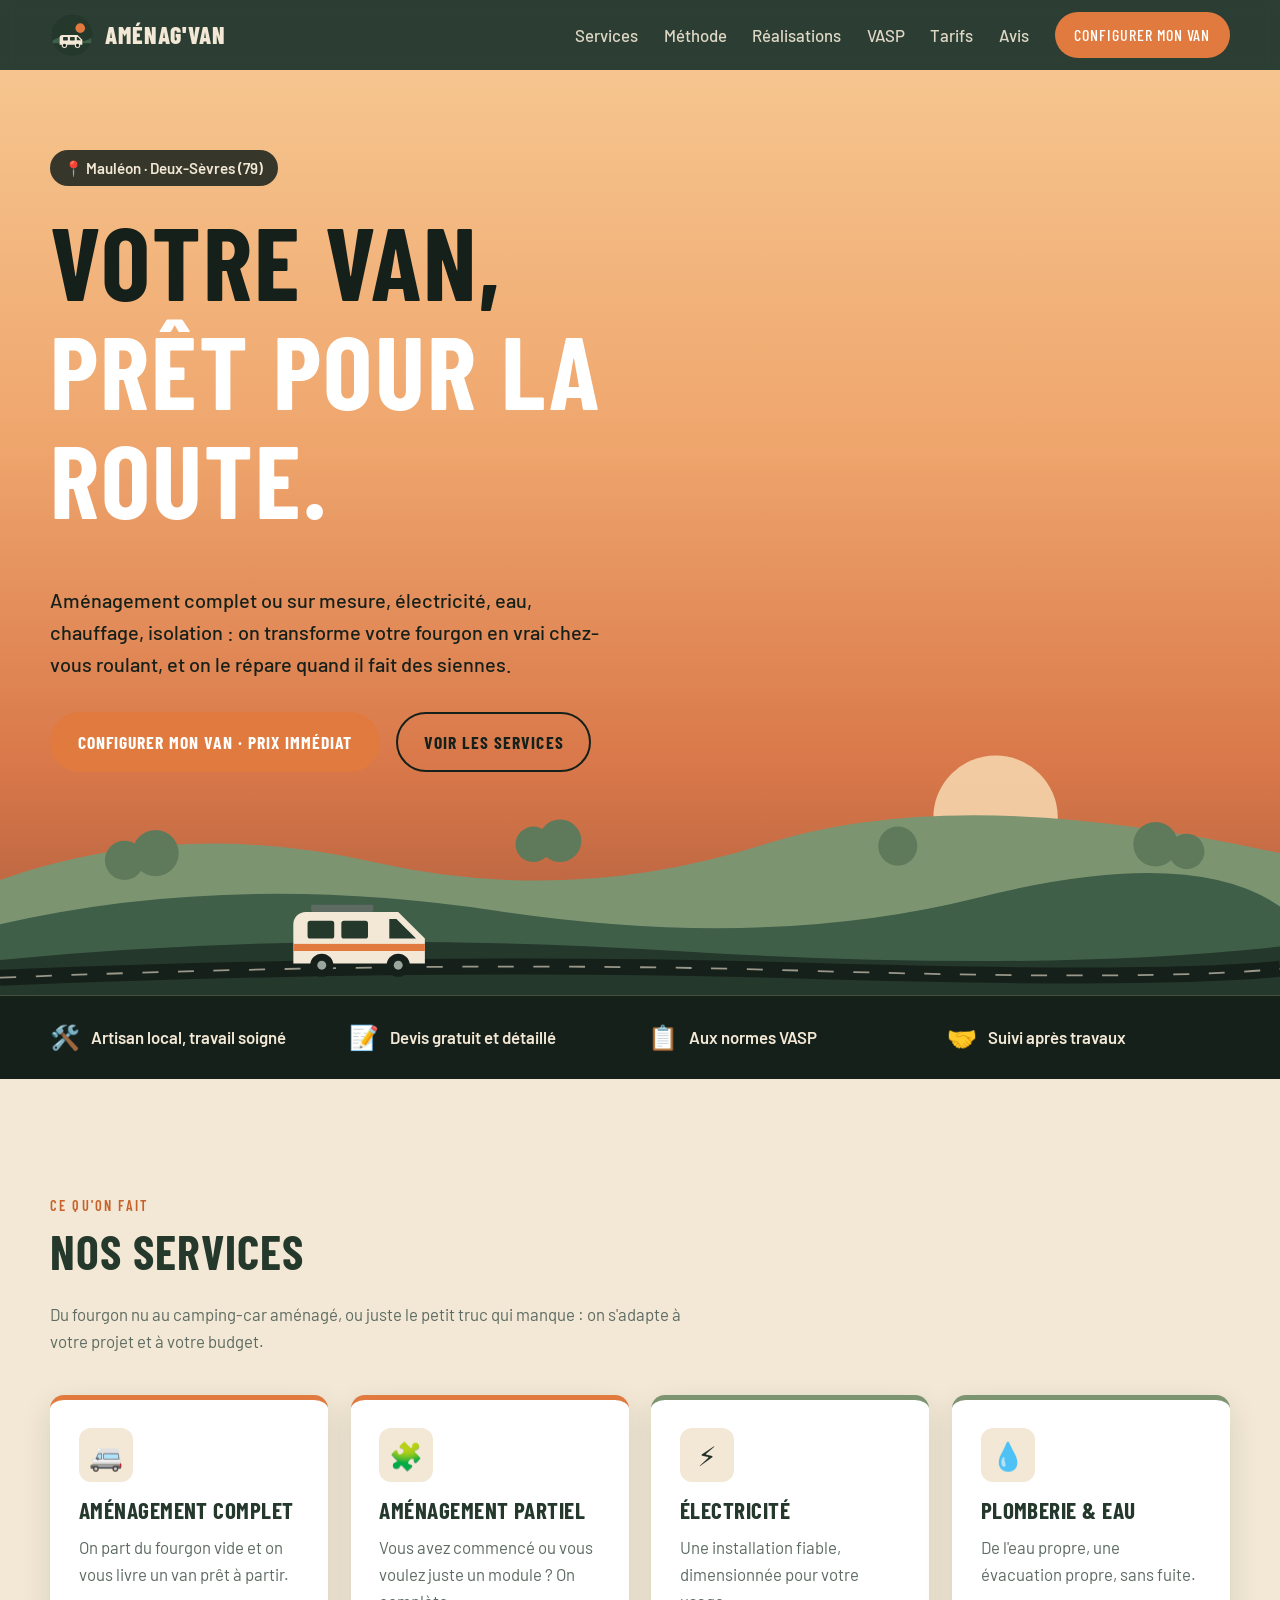
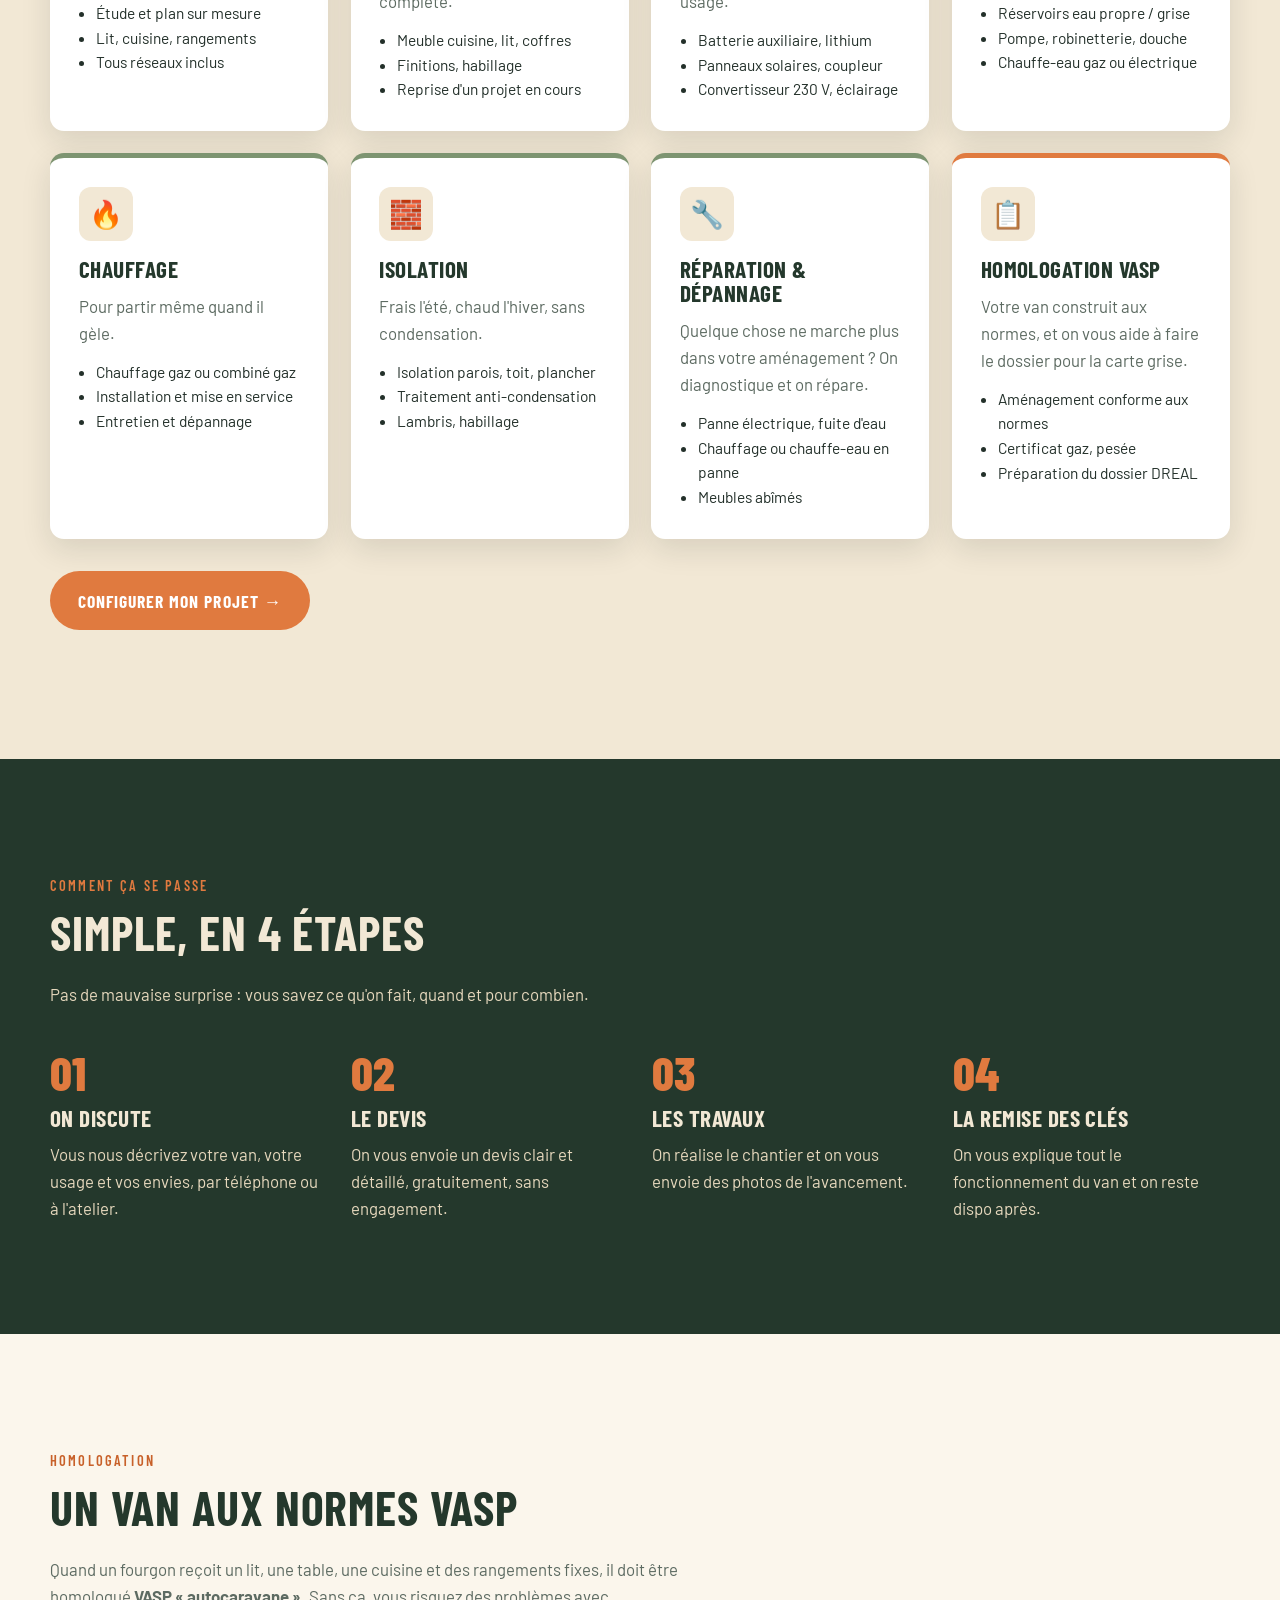
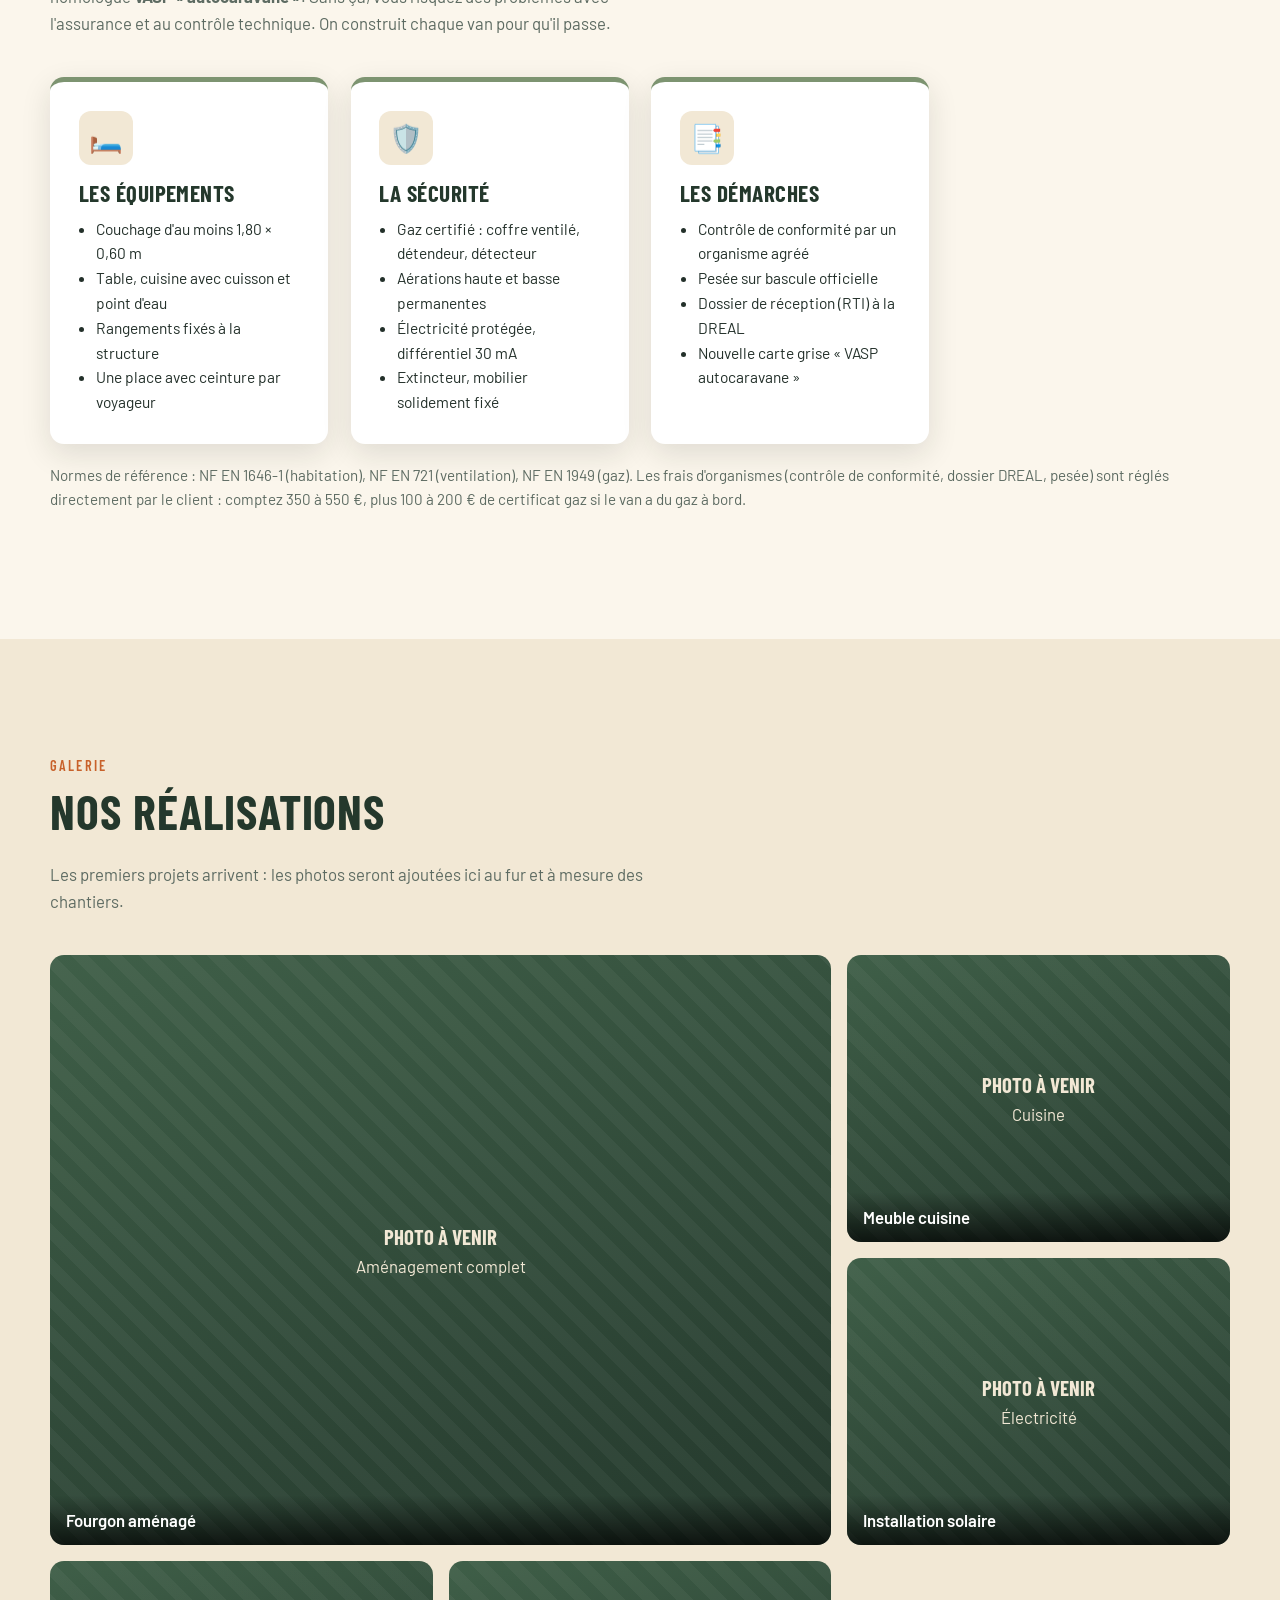
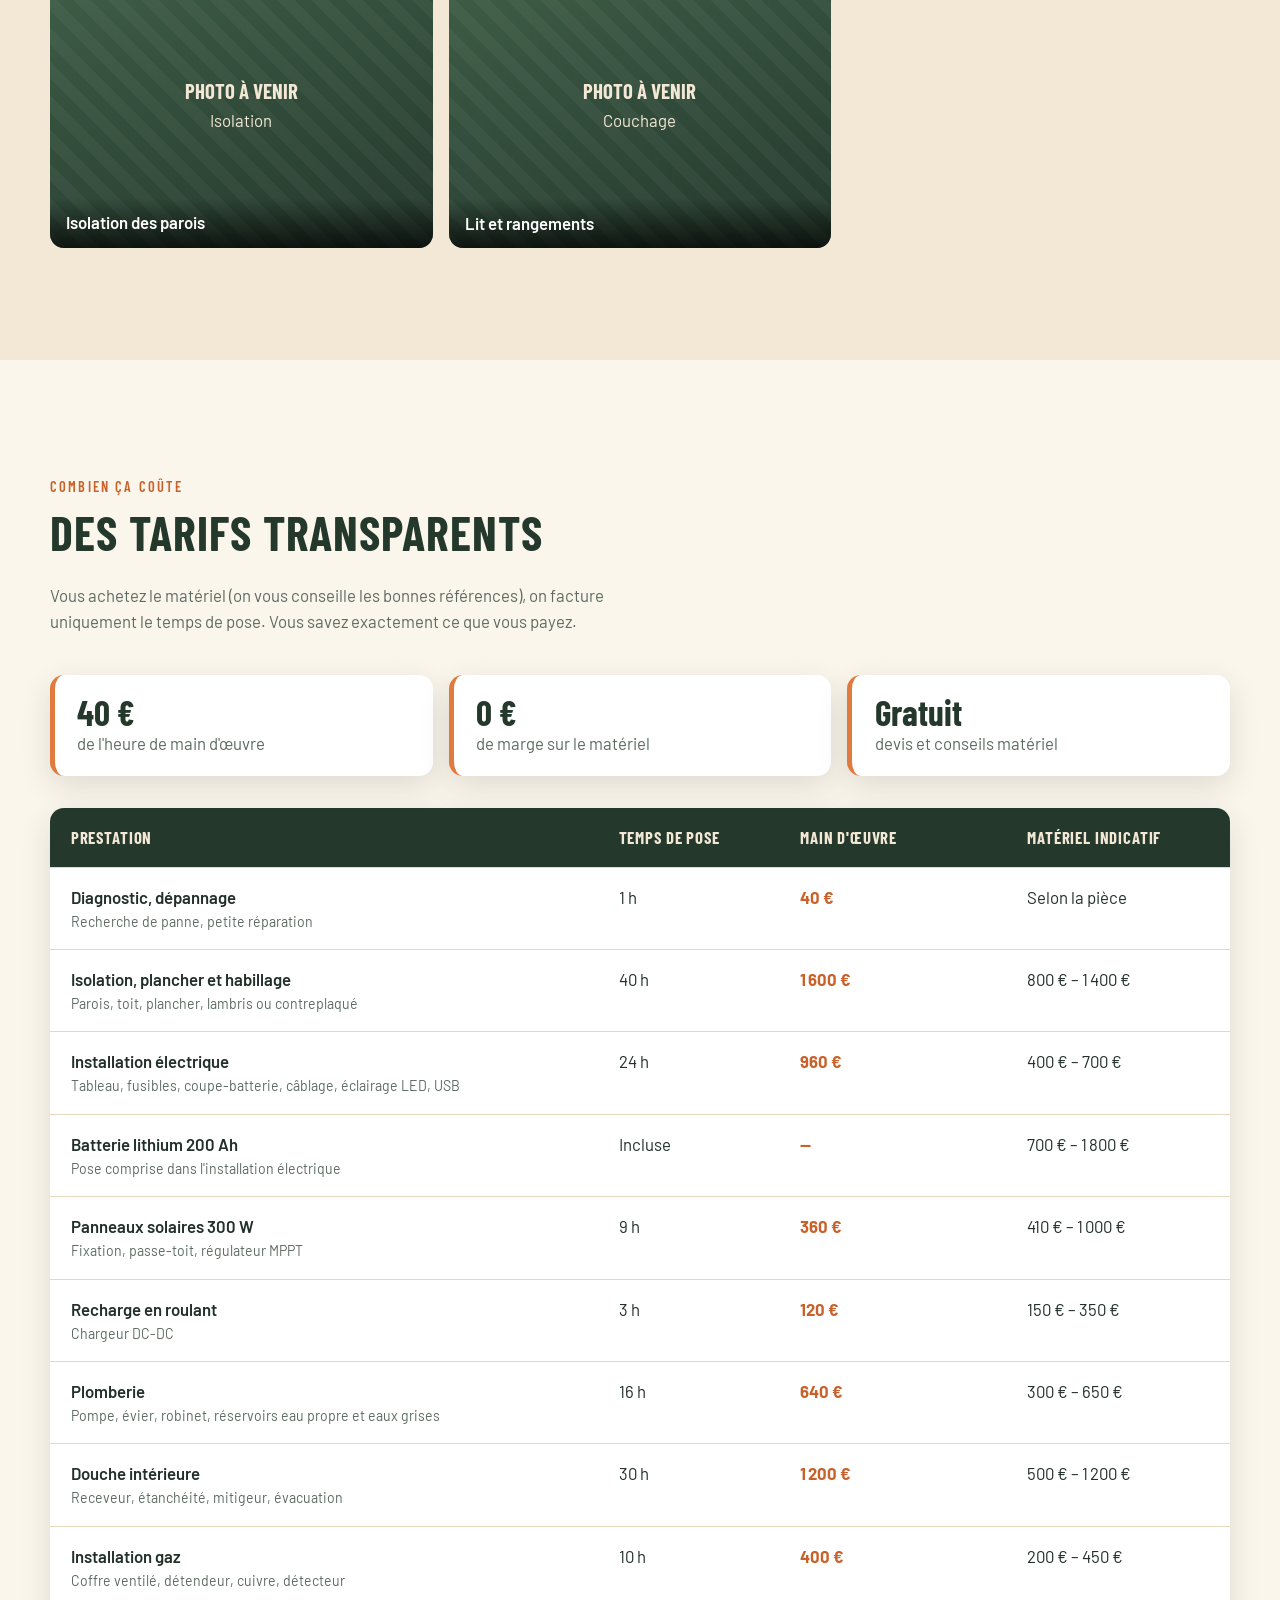
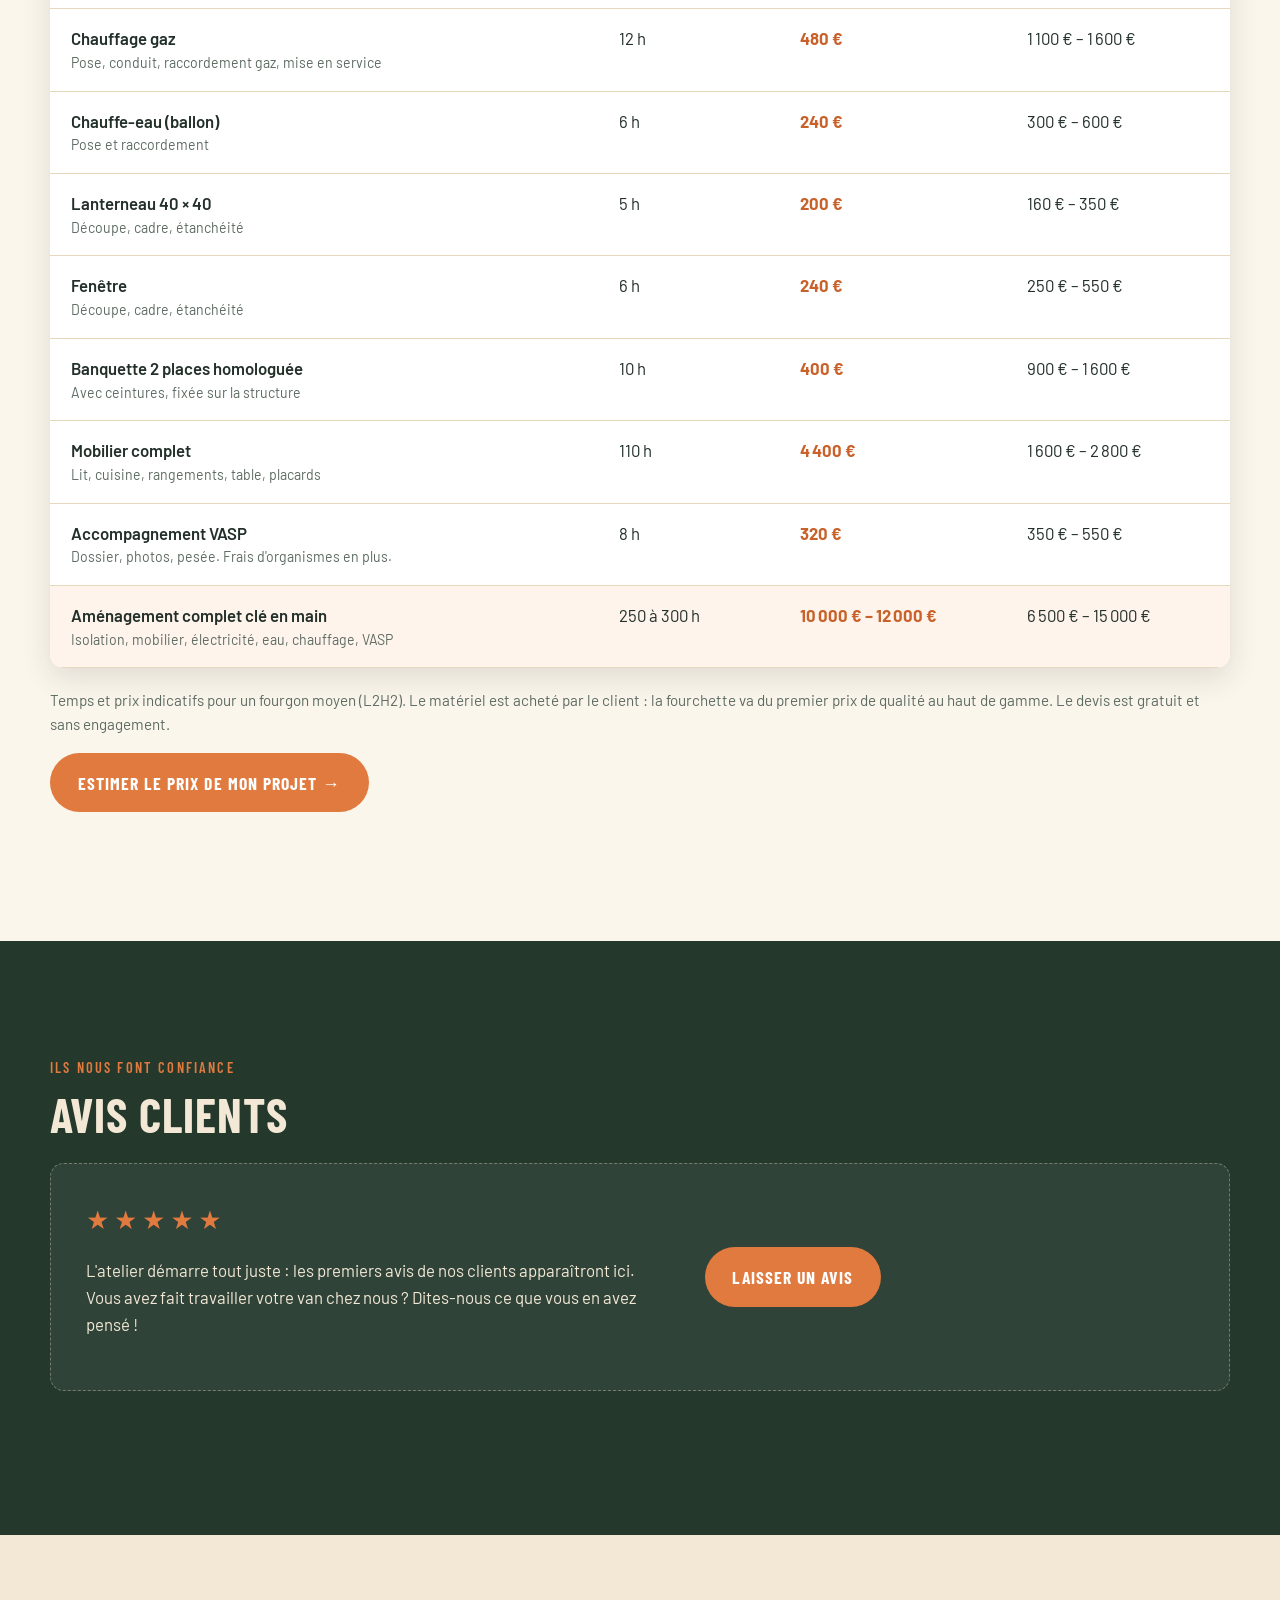
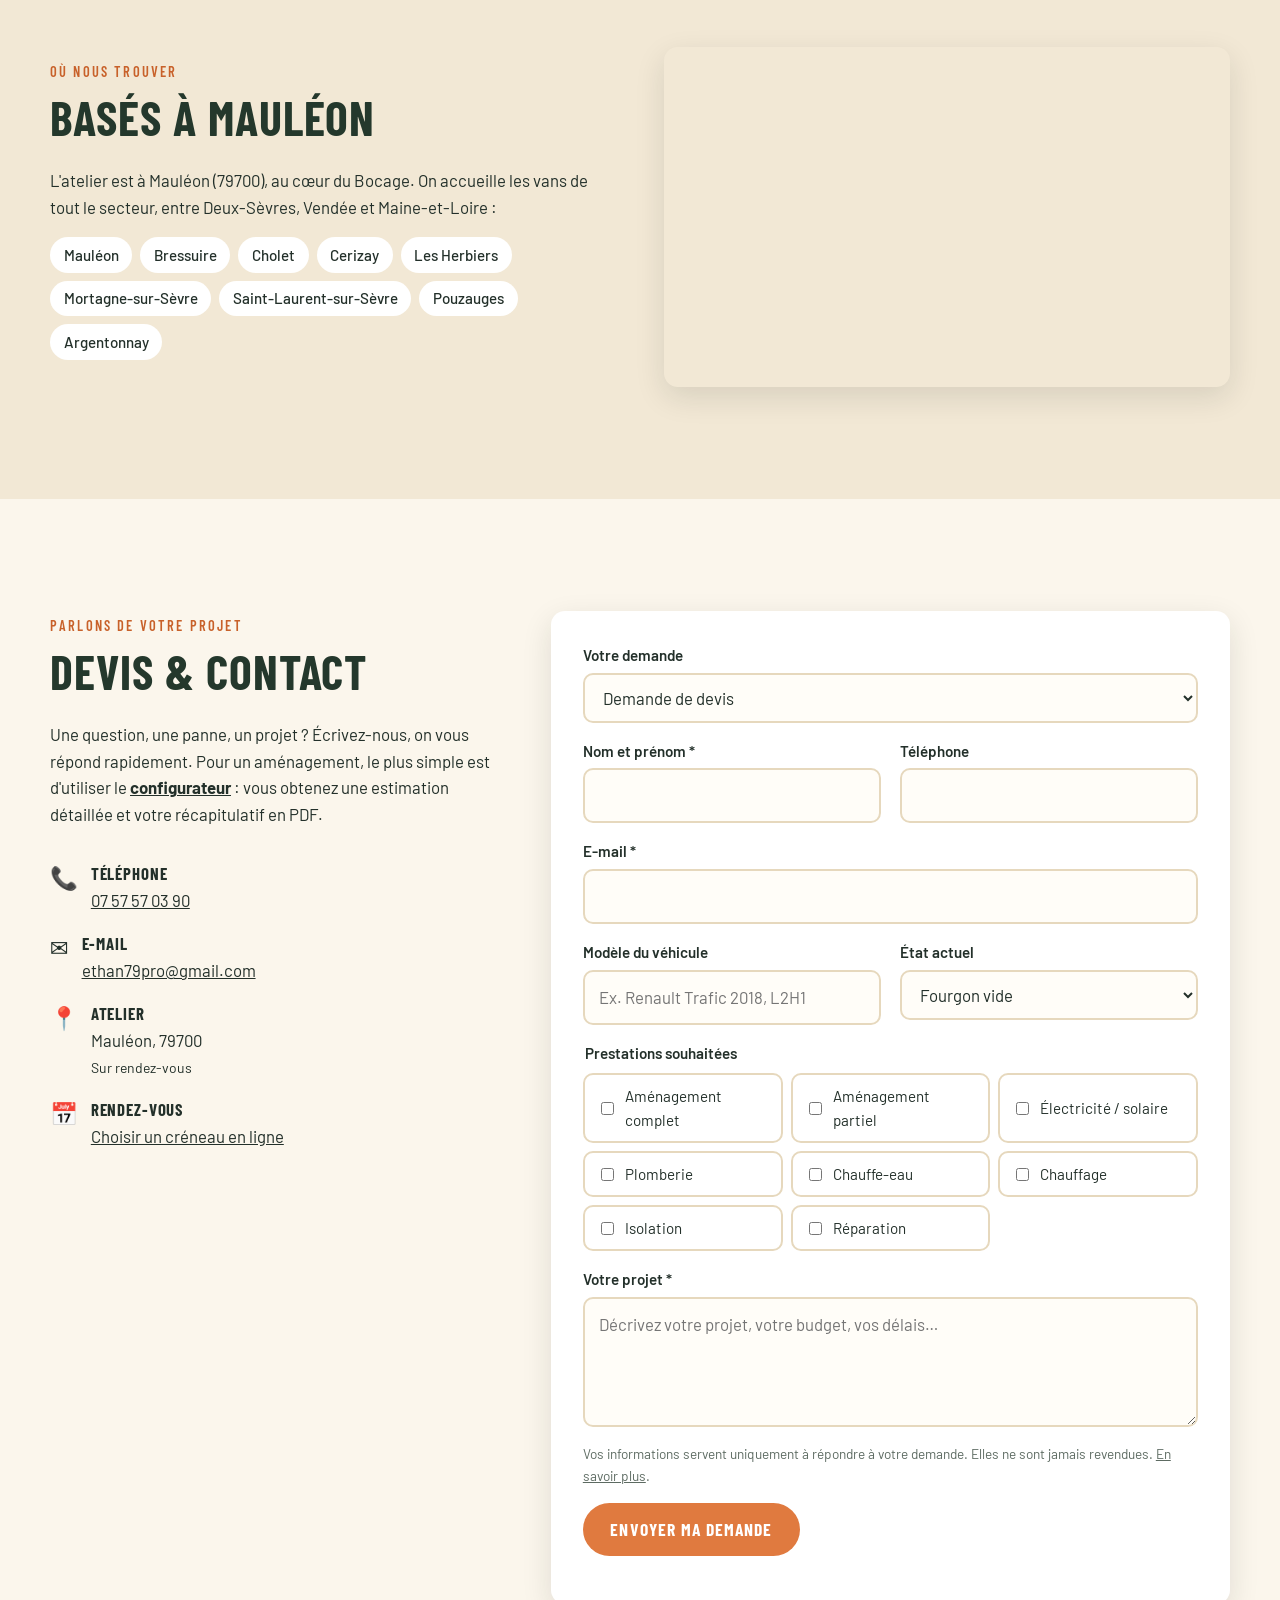
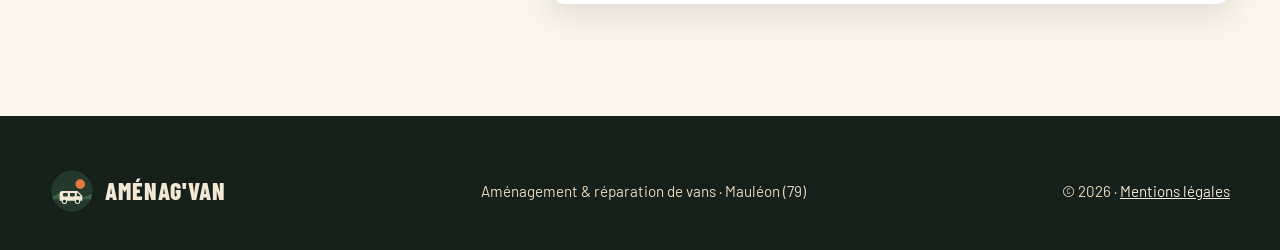
<file: index.html>
<!DOCTYPE html>
<html lang="fr">
<head>
  <meta charset="UTF-8">
  <meta name="viewport" content="width=device-width, initial-scale=1">
  <title>Aménag'Van — Aménagement & réparation de vans à Mauléon (79)</title>
  <meta name="description" content="Aménagement complet ou partiel de vans et fourgons à Mauléon (Deux-Sèvres) : électricité, solaire, plomberie, isolation, chauffage, chauffe-eau. Devis gratuit.">
  <link rel="canonical" href="https://amenagvan.github.io/">
  <link rel="icon" href="assets/logo.svg" type="image/svg+xml">
  <!-- Aperçu lors d'un partage (WhatsApp, Facebook…) -->
  <meta property="og:type" content="website">
  <meta property="og:locale" content="fr_FR">
  <meta property="og:site_name" content="Aménag'Van">
  <meta property="og:title" content="Aménag'Van — Aménagement & réparation de vans à Mauléon (79)">
  <meta property="og:description" content="Aménagement complet ou partiel de vans : électricité, solaire, eau, chauffage gaz, isolation, homologation VASP. Estimation gratuite en ligne.">
  <meta property="og:url" content="https://amenagvan.github.io/">
  <!-- Infos entreprise locale pour Google -->
  <script type="application/ld+json">
  {
    "@context": "https://schema.org",
    "@type": "AutoRepair",
    "name": "Aménag'Van",
    "url": "https://amenagvan.github.io/",
    "telephone": "+33757570390",
    "email": "ethan79pro@gmail.com",
    "logo": "https://amenagvan.github.io/assets/logo.svg",
    "description": "Aménagement complet ou partiel et réparation de vans et fourgons : électricité, solaire, plomberie, isolation, chauffage gaz, homologation VASP.",
    "address": { "@type": "PostalAddress", "addressLocality": "Mauléon", "postalCode": "79700", "addressRegion": "Deux-Sèvres", "addressCountry": "FR" },
    "areaServed": ["Mauléon", "Bressuire", "Cholet", "Cerizay", "Les Herbiers", "Mortagne-sur-Sèvre", "Pouzauges"],
    "priceRange": "€€"
  }
  </script>
  <link rel="preconnect" href="https://fonts.googleapis.com">
  <link rel="preconnect" href="https://fonts.gstatic.com" crossorigin>
  <link href="https://fonts.googleapis.com/css2?family=Barlow:wght@400;500;600;700&family=Barlow+Condensed:wght@600;700;800&display=swap" rel="stylesheet">
  <link rel="stylesheet" href="css/style.css?v=10">
</head>
<body>

<!-- ================= EN-TÊTE ================= -->
<header class="entete">
  <div class="container">
    <a href="#accueil" class="marque">
      <img src="assets/logo.svg" alt="">
      <span>Aménag'Van</span>
    </a>
    <button class="burger" aria-label="Ouvrir le menu" aria-expanded="false">☰</button>
    <nav class="nav" aria-label="Navigation principale">
      <ul>
        <li><a href="#services">Services</a></li>
        <li><a href="#methode">Méthode</a></li>
        <li><a href="#realisations">Réalisations</a></li>
        <li><a href="#vasp">VASP</a></li>
        <li><a href="#tarifs">Tarifs</a></li>
        <li><a href="#avis">Avis</a></li>
        <li><a href="configurateur.html" class="btn btn--soleil">Configurer mon van</a></li>
      </ul>
    </nav>
  </div>
</header>

<main>

<!-- ================= HÉRO ================= -->
<section class="hero" id="accueil">
  <div class="container">
    <span class="badge-lieu">📍 Mauléon · Deux-Sèvres (79)</span>
    <h1>Votre van, <em>prêt pour la route.</em></h1>
    <p>Aménagement complet ou sur mesure, électricité, eau, chauffage, isolation : on transforme votre fourgon en vrai chez-vous roulant, et on le répare quand il fait des siennes.</p>
    <div class="btns">
      <a href="configurateur.html" class="btn btn--soleil">Configurer mon van · prix immédiat</a>
      <a href="#services" class="btn btn--contour">Voir les services</a>
    </div>
  </div>

  <!-- Paysage illustré : bocage + van -->
  <svg class="hero__paysage" viewBox="0 0 1440 320" preserveAspectRatio="xMidYMax slice" aria-hidden="true">
    <circle cx="1120" cy="120" r="70" fill="#fbe0b8" opacity=".8"/>
    <path d="M0 190 Q200 120 420 170 T860 150 T1440 160 V320 H0 Z" fill="#7d9471"/>
    <g fill="#5e7a5b">
      <circle cx="140" cy="168" r="22"/><circle cx="175" cy="160" r="26"/><circle cx="600" cy="150" r="20"/>
      <circle cx="630" cy="146" r="24"/><circle cx="1010" cy="152" r="22"/><circle cx="1300" cy="150" r="25"/><circle cx="1335" cy="158" r="20"/>
    </g>
    <path d="M0 240 Q260 180 560 225 T1100 210 T1440 220 V320 H0 Z" fill="#3f5f48"/>
    <path d="M0 280 Q360 245 760 270 T1440 265 V320 H0 Z" fill="#24382c"/>
    <!-- route -->
    <path d="M0 300 Q500 280 900 292 T1440 290" stroke="#16201a" stroke-width="18" fill="none"/>
    <path d="M0 300 Q500 280 900 292 T1440 290" stroke="#f2e8d5" stroke-width="2" stroke-dasharray="18 22" fill="none" opacity=".6"/>
    <!-- van -->
    <g transform="translate(330 222)">
      <path d="M0 62 V18 a14 14 0 0 1 14-14 h104 l30 30 v28 Z" fill="#f2e8d5"/>
      <rect x="0" y="40" width="148" height="8" fill="#e07a3f"/>
      <rect x="16" y="14" width="30" height="20" rx="3" fill="#24382c"/>
      <rect x="54" y="14" width="30" height="20" rx="3" fill="#24382c"/>
      <path d="M108 12 h8 l22 22 h-30 Z" fill="#24382c"/>
      <rect x="20" y="-4" width="70" height="8" rx="2" fill="#5d6b62"/>
      <circle cx="32" cy="64" r="13" fill="#16201a"/><circle cx="32" cy="64" r="5" fill="#9aa59e"/>
      <circle cx="118" cy="64" r="13" fill="#16201a"/><circle cx="118" cy="64" r="5" fill="#9aa59e"/>
    </g>
  </svg>
</section>

<!-- ================= ATOUTS ================= -->
<section class="atouts" aria-label="Nos engagements">
  <div class="container">
    <ul>
      <li><span>🛠️</span> Artisan local, travail soigné</li>
      <li><span>📝</span> Devis gratuit et détaillé</li>
      <li><span>📋</span> Aux normes VASP</li>
      <li><span>🤝</span> Suivi après travaux</li>
    </ul>
  </div>
</section>

<!-- ================= SERVICES ================= -->
<section class="section" id="services">
  <div class="container">
    <span class="surtitre">Ce qu'on fait</span>
    <h2>Nos services</h2>
    <p class="intro">Du fourgon nu au camping-car aménagé, ou juste le petit truc qui manque : on s'adapte à votre projet et à votre budget.</p>

    <div class="grille-services">
      <article class="carte carte--vedette">
        <div class="ico">🚐</div>
        <h3>Aménagement complet</h3>
        <p>On part du fourgon vide et on vous livre un van prêt à partir.</p>
        <ul><li>Étude et plan sur mesure</li><li>Lit, cuisine, rangements</li><li>Tous réseaux inclus</li></ul>
      </article>
      <article class="carte carte--vedette">
        <div class="ico">🧩</div>
        <h3>Aménagement partiel</h3>
        <p>Vous avez commencé ou vous voulez juste un module ? On complète.</p>
        <ul><li>Meuble cuisine, lit, coffres</li><li>Finitions, habillage</li><li>Reprise d'un projet en cours</li></ul>
      </article>
      <article class="carte">
        <div class="ico">⚡</div>
        <h3>Électricité</h3>
        <p>Une installation fiable, dimensionnée pour votre usage.</p>
        <ul><li>Batterie auxiliaire, lithium</li><li>Panneaux solaires, coupleur</li><li>Convertisseur 230 V, éclairage</li></ul>
      </article>
      <article class="carte">
        <div class="ico">💧</div>
        <h3>Plomberie & eau</h3>
        <p>De l'eau propre, une évacuation propre, sans fuite.</p>
        <ul><li>Réservoirs eau propre / grise</li><li>Pompe, robinetterie, douche</li><li>Chauffe-eau gaz ou électrique</li></ul>
      </article>
      <article class="carte">
        <div class="ico">🔥</div>
        <h3>Chauffage</h3>
        <p>Pour partir même quand il gèle.</p>
        <ul><li>Chauffage gaz ou combiné gaz</li><li>Installation et mise en service</li><li>Entretien et dépannage</li></ul>
      </article>
      <article class="carte">
        <div class="ico">🧱</div>
        <h3>Isolation</h3>
        <p>Frais l'été, chaud l'hiver, sans condensation.</p>
        <ul><li>Isolation parois, toit, plancher</li><li>Traitement anti-condensation</li><li>Lambris, habillage</li></ul>
      </article>
      <article class="carte">
        <div class="ico">🔧</div>
        <h3>Réparation & dépannage</h3>
        <p>Quelque chose ne marche plus dans votre aménagement ? On diagnostique et on répare.</p>
        <ul><li>Panne électrique, fuite d'eau</li><li>Chauffage ou chauffe-eau en panne</li><li>Meubles abîmés</li></ul>
      </article>
      <article class="carte carte--vedette">
        <div class="ico">📋</div>
        <h3>Homologation VASP</h3>
        <p>Votre van construit aux normes, et on vous aide à faire le dossier pour la carte grise.</p>
        <ul><li>Aménagement conforme aux normes</li><li>Certificat gaz, pesée</li><li>Préparation du dossier DREAL</li></ul>
      </article>
    </div>
    <p style="margin-top:2rem"><a href="configurateur.html" class="btn btn--soleil">Configurer mon projet →</a></p>
  </div>
</section>

<!-- ================= MÉTHODE ================= -->
<section class="section section--sombre" id="methode">
  <div class="container">
    <span class="surtitre">Comment ça se passe</span>
    <h2>Simple, en 4 étapes</h2>
    <p class="intro">Pas de mauvaise surprise : vous savez ce qu'on fait, quand et pour combien.</p>
    <div class="etapes">
      <div class="etape"><h3>On discute</h3><p>Vous nous décrivez votre van, votre usage et vos envies, par téléphone ou à l'atelier.</p></div>
      <div class="etape"><h3>Le devis</h3><p>On vous envoie un devis clair et détaillé, gratuitement, sans engagement.</p></div>
      <div class="etape"><h3>Les travaux</h3><p>On réalise le chantier et on vous envoie des photos de l'avancement.</p></div>
      <div class="etape"><h3>La remise des clés</h3><p>On vous explique tout le fonctionnement du van et on reste dispo après.</p></div>
    </div>
  </div>
</section>

<!-- ================= VASP ================= -->
<section class="section section--claire" id="vasp">
  <div class="container">
    <span class="surtitre">Homologation</span>
    <h2>Un van aux normes VASP</h2>
    <p class="intro">Quand un fourgon reçoit un lit, une table, une cuisine et des rangements fixes, il doit être homologué <strong>VASP « autocaravane »</strong>. Sans ça, vous risquez des problèmes avec l'assurance et au contrôle technique. On construit chaque van pour qu'il passe.</p>

    <div class="grille-services">
      <article class="carte">
        <div class="ico">🛏️</div>
        <h3>Les équipements</h3>
        <ul><li>Couchage d'au moins 1,80 × 0,60 m</li><li>Table, cuisine avec cuisson et point d'eau</li><li>Rangements fixés à la structure</li><li>Une place avec ceinture par voyageur</li></ul>
      </article>
      <article class="carte">
        <div class="ico">🛡️</div>
        <h3>La sécurité</h3>
        <ul><li>Gaz certifié : coffre ventilé, détendeur, détecteur</li><li>Aérations haute et basse permanentes</li><li>Électricité protégée, différentiel 30 mA</li><li>Extincteur, mobilier solidement fixé</li></ul>
      </article>
      <article class="carte">
        <div class="ico">📑</div>
        <h3>Les démarches</h3>
        <ul><li>Contrôle de conformité par un organisme agréé</li><li>Pesée sur bascule officielle</li><li>Dossier de réception (RTI) à la DREAL</li><li>Nouvelle carte grise « VASP autocaravane »</li></ul>
      </article>
    </div>
    <p class="note">Normes de référence : NF EN 1646-1 (habitation), NF EN 721 (ventilation), NF EN 1949 (gaz). Les frais d'organismes (contrôle de conformité, dossier DREAL, pesée) sont réglés directement par le client : comptez 350 à 550 €, plus 100 à 200 € de certificat gaz si le van a du gaz à bord.</p>
  </div>
</section>

<!-- ================= RÉALISATIONS ================= -->
<section class="section" id="realisations">
  <div class="container">
    <span class="surtitre">Galerie</span>
    <h2>Nos réalisations</h2>
    <p class="intro">Les premiers projets arrivent : les photos seront ajoutées ici au fur et à mesure des chantiers.</p>

    <!-- Pour ajouter une photo : remplacer le <div class="vide"> par
         <img src="assets/galerie/nom-photo.jpg" alt="Description"> -->
    <div class="galerie">
      <figure><div class="vide"><div><strong>Photo à venir</strong>Aménagement complet</div></div><figcaption>Fourgon aménagé</figcaption></figure>
      <figure><div class="vide"><div><strong>Photo à venir</strong>Cuisine</div></div><figcaption>Meuble cuisine</figcaption></figure>
      <figure><div class="vide"><div><strong>Photo à venir</strong>Électricité</div></div><figcaption>Installation solaire</figcaption></figure>
      <figure><div class="vide"><div><strong>Photo à venir</strong>Isolation</div></div><figcaption>Isolation des parois</figcaption></figure>
      <figure><div class="vide"><div><strong>Photo à venir</strong>Couchage</div></div><figcaption>Lit et rangements</figcaption></figure>
    </div>
  </div>
</section>

<!-- ================= TARIFS ================= -->
<section class="section section--claire" id="tarifs">
  <div class="container">
    <span class="surtitre">Combien ça coûte</span>
    <h2>Des tarifs transparents</h2>
    <p class="intro">Vous achetez le matériel (on vous conseille les bonnes références), on facture uniquement le temps de pose. Vous savez exactement ce que vous payez.</p>

    <div class="principe-tarif">
      <div><b data-tarif="taux">40 €</b><span>de l'heure de main d'œuvre</span></div>
      <div><b>0 €</b><span>de marge sur le matériel</span></div>
      <div><b>Gratuit</b><span>devis et conseils matériel</span></div>
    </div>

    <!-- Le tableau est rempli automatiquement depuis js/tarifs.js -->
    <table class="tarifs">
      <thead><tr><th>Prestation</th><th>Temps de pose</th><th>Main d'œuvre</th><th>Matériel indicatif</th></tr></thead>
      <tbody id="grille-tarifs"></tbody>
    </table>
    <p class="note">Temps et prix indicatifs pour un fourgon moyen (L2H2). Le matériel est acheté par le client : la fourchette va du premier prix de qualité au haut de gamme. Le devis est gratuit et sans engagement.</p>
    <p><a href="configurateur.html" class="btn btn--soleil">Estimer le prix de mon projet →</a></p>
  </div>
</section>

<!-- ================= AVIS ================= -->
<section class="section section--sombre" id="avis">
  <div class="container">
    <span class="surtitre">Ils nous font confiance</span>
    <h2>Avis clients</h2>

    <div class="avis-vide">
      <div>
        <div class="etoiles">★★★★★</div>
        <p>L'atelier démarre tout juste : les premiers avis de nos clients apparaîtront ici. Vous avez fait travailler votre van chez nous ? Dites-nous ce que vous en avez pensé !</p>
      </div>
      <div><a href="#devis" class="btn btn--soleil" data-sujet="avis">Laisser un avis</a></div>
    </div>

    <!-- Pour ajouter un vrai avis, copier ce bloc dans .liste-avis :
    <blockquote class="avis">
      <div class="etoiles">★★★★★</div>
      <p>Texte de l'avis.</p>
      <cite>Prénom, ville</cite>
    </blockquote>
    -->
    <div class="liste-avis"></div>
  </div>
</section>

<!-- ================= ZONE ================= -->
<section class="section" id="zone">
  <div class="container zone">
    <div>
      <span class="surtitre">Où nous trouver</span>
      <h2>Basés à Mauléon</h2>
      <p>L'atelier est à Mauléon (79700), au cœur du Bocage. On accueille les vans de tout le secteur, entre Deux-Sèvres, Vendée et Maine-et-Loire :</p>
      <ul class="villes">
        <li>Mauléon</li><li>Bressuire</li><li>Cholet</li><li>Cerizay</li><li>Les Herbiers</li>
        <li>Mortagne-sur-Sèvre</li><li>Saint-Laurent-sur-Sèvre</li><li>Pouzauges</li><li>Argentonnay</li>
      </ul>
    </div>
    <iframe title="Carte de Mauléon"
      src="https://www.openstreetmap.org/export/embed.html?bbox=-0.86%2C46.86%2C-0.64%2C46.98&amp;layer=mapnik&amp;marker=46.9228%2C-0.7495"
      loading="lazy"></iframe>
  </div>
</section>

<!-- ================= DEVIS / CONTACT ================= -->
<section class="section section--claire" id="devis">
  <div class="container devis-grille">
    <div>
      <span class="surtitre">Parlons de votre projet</span>
      <h2>Devis & contact</h2>
      <p>Une question, une panne, un projet ? Écrivez-nous, on vous répond rapidement. Pour un aménagement, le plus simple est d'utiliser le <a href="configurateur.html"><strong>configurateur</strong></a> : vous obtenez une estimation détaillée et votre récapitulatif en PDF.</p>
      <ul class="infos-contact">
        <li><span>📞</span><div><strong>Téléphone</strong><a href="tel:+33757570390" data-config="tel">07 57 57 03 90</a></div></li>
        <li><span>✉️</span><div><strong>E-mail</strong><a href="mailto:ethan79pro@gmail.com" data-config="email">ethan79pro@gmail.com</a></div></li>
        <li><span>📍</span><div><strong>Atelier</strong>Mauléon, 79700<br><small>Sur rendez-vous</small></div></li>
        <li data-rdv hidden><span>📅</span><div><strong>Rendez-vous</strong><a data-config="rdv" href="#" target="_blank" rel="noopener">Choisir un créneau en ligne</a></div></li>
      </ul>
    </div>

    <form class="formulaire" id="form-devis" novalidate>
      <div class="champ champ--large">
        <label for="sujet">Votre demande</label>
        <select id="sujet" name="sujet">
          <option value="devis">Demande de devis</option>
          <option value="question">Question / renseignement</option>
          <option value="depannage">Dépannage / réparation</option>
          <option value="avis">Laisser un avis</option>
        </select>
      </div>
      <div class="champ"><label for="nom">Nom et prénom *</label><input id="nom" name="nom" required autocomplete="name"></div>
      <div class="champ"><label for="tel">Téléphone</label><input id="tel" name="tel" type="tel" autocomplete="tel"></div>
      <div class="champ champ--large"><label for="email">E-mail *</label><input id="email" name="email" type="email" required autocomplete="email"></div>

      <div class="champ bloc-devis"><label for="vehicule">Modèle du véhicule</label><input id="vehicule" name="vehicule" placeholder="Ex. Renault Trafic 2018, L2H1"></div>
      <div class="champ bloc-devis">
        <label for="etat">État actuel</label>
        <select id="etat" name="etat">
          <option>Fourgon vide</option>
          <option>Déjà partiellement aménagé</option>
          <option>Déjà aménagé (réparation / ajout)</option>
        </select>
      </div>

      <fieldset class="bloc-devis">
        <legend>Prestations souhaitées</legend>
        <div class="cases">
          <label><input type="checkbox" name="prestations" value="Aménagement complet"> Aménagement complet</label>
          <label><input type="checkbox" name="prestations" value="Aménagement partiel"> Aménagement partiel</label>
          <label><input type="checkbox" name="prestations" value="Électricité / solaire"> Électricité / solaire</label>
          <label><input type="checkbox" name="prestations" value="Plomberie"> Plomberie</label>
          <label><input type="checkbox" name="prestations" value="Chauffe-eau"> Chauffe-eau</label>
          <label><input type="checkbox" name="prestations" value="Chauffage"> Chauffage</label>
          <label><input type="checkbox" name="prestations" value="Isolation"> Isolation</label>
          <label><input type="checkbox" name="prestations" value="Réparation"> Réparation</label>
        </div>
      </fieldset>

      <div class="champ champ--large"><label for="message" id="label-message">Votre projet *</label><textarea id="message" name="message" required placeholder="Décrivez votre projet, votre budget, vos délais…"></textarea></div>

      <p class="mention-rgpd">Vos informations servent uniquement à répondre à votre demande. Elles ne sont jamais revendues. <a href="mentions-legales.html">En savoir plus</a>.</p>
      <button type="submit" class="btn btn--soleil">Envoyer ma demande</button>
      <p class="message-form" role="status" aria-live="polite"></p>
    </form>
  </div>
</section>

</main>

<!-- ================= PIED DE PAGE ================= -->
<footer class="pied">
  <div class="container">
    <a href="#accueil" class="marque"><img src="assets/logo.svg" alt="" width="36" height="36"><span>Aménag'Van</span></a>
    <p>Aménagement & réparation de vans · Mauléon (79)</p>
    <p>© <span id="annee">2026</span> · <a href="mentions-legales.html">Mentions légales</a></p>
  </div>
</footer>

<script src="js/config.js?v=10"></script>
<script src="js/tarifs.js?v=10"></script>
<script src="js/main.js?v=10"></script>
</body>
</html>
</file>
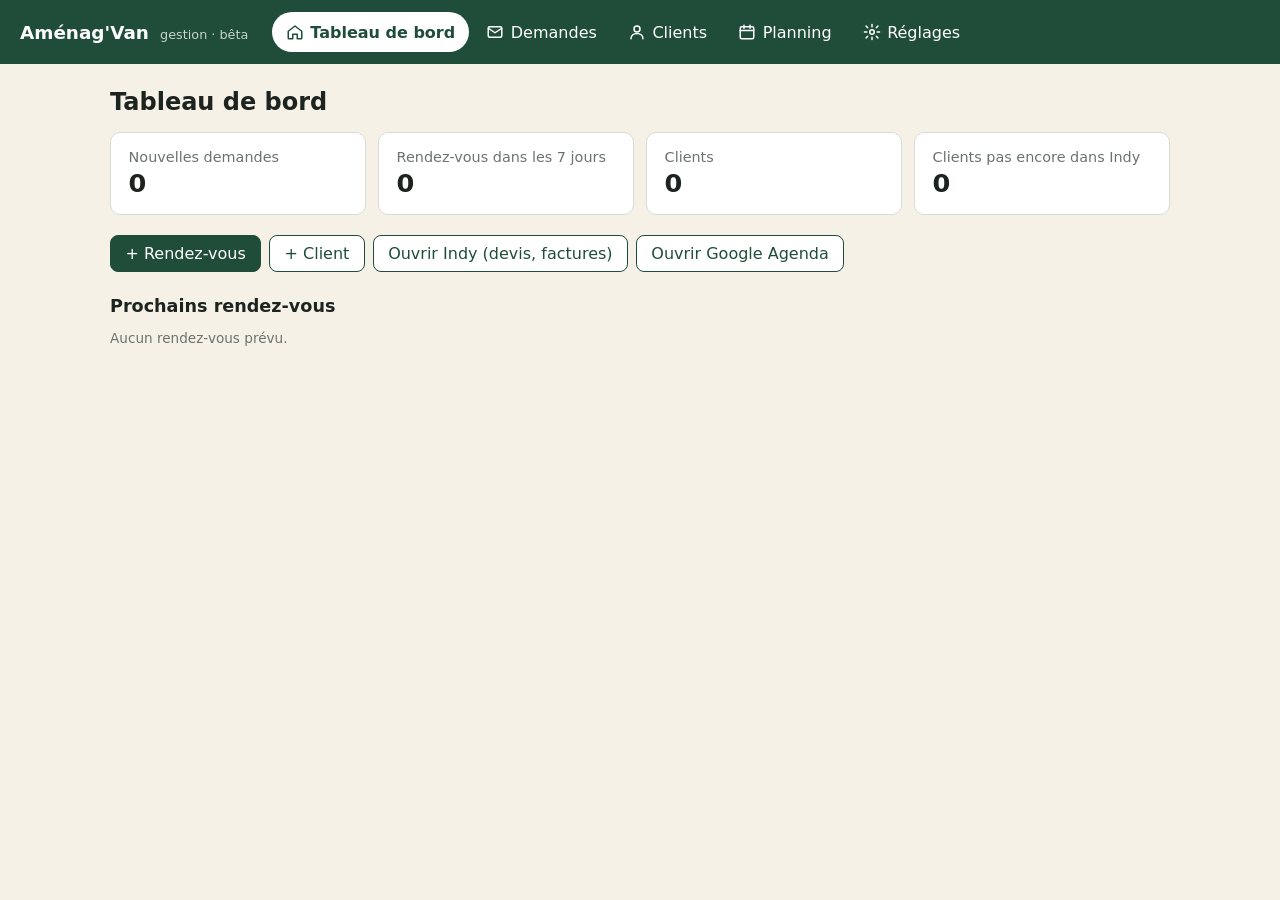
<file: gestion/index.html>
<!DOCTYPE html>
<html lang="fr">
<head>
  <meta charset="utf-8">
  <meta name="viewport" content="width=device-width, initial-scale=1, viewport-fit=cover">
  <meta name="robots" content="noindex, nofollow">
  <title>Gestion — Aménag'Van (bêta)</title>
  <!-- Appli installable (téléphone, tablette, ordi) -->
  <link rel="manifest" href="manifest.webmanifest">
  <meta name="theme-color" content="#1f4d3a">
  <link rel="icon" type="image/png" href="icone-192.png">
  <link rel="apple-touch-icon" href="icone-180.png">
  <meta name="apple-mobile-web-app-capable" content="yes">
  <meta name="mobile-web-app-capable" content="yes">
  <meta name="apple-mobile-web-app-status-bar-style" content="black-translucent">
  <meta name="apple-mobile-web-app-title" content="Gestion AV">
  <link rel="stylesheet" href="app.css?v=7">
</head>
<body>
  <header class="barre">
    <div class="marque">Aménag'Van <span class="beta">gestion · bêta</span></div>
    <nav id="menu" aria-label="Menu principal">
      <button data-vue="accueil">
        <svg viewBox="0 0 24 24" aria-hidden="true"><path d="M3 11l9-7 9 7v9a1 1 0 0 1-1 1h-5v-6H9v6H4a1 1 0 0 1-1-1z"/></svg>
        <span class="long">Tableau de bord</span><span class="court">Accueil</span>
      </button>
      <button data-vue="demandes">
        <svg viewBox="0 0 24 24" aria-hidden="true"><path d="M3 7l9 6 9-6"/><rect x="3" y="5" width="18" height="14" rx="2"/></svg>
        <span>Demandes</span><b class="compteur" hidden>0</b>
      </button>
      <button data-vue="clients">
        <svg viewBox="0 0 24 24" aria-hidden="true"><circle cx="12" cy="8" r="4"/><path d="M4 21c0-4.4 3.6-7 8-7s8 2.6 8 7"/></svg>
        <span>Clients</span>
      </button>
      <button data-vue="planning">
        <svg viewBox="0 0 24 24" aria-hidden="true"><rect x="3" y="5" width="18" height="16" rx="2"/><path d="M3 10h18M8 3v4M16 3v4"/></svg>
        <span>Planning</span>
      </button>
      <button data-vue="reglages">
        <svg viewBox="0 0 24 24" aria-hidden="true"><circle cx="12" cy="12" r="3"/><path d="M12 2v3M12 19v3M4.2 4.2l2.1 2.1M17.7 17.7l2.1 2.1M2 12h3M19 12h3M4.2 19.8l2.1-2.1M17.7 6.3l2.1-2.1"/></svg>
        <span>Réglages</span>
      </button>
    </nav>
  </header>

  <div id="bandeau-installer" class="bandeau" hidden>
    <span>Installer l'appli sur cet appareil ?</span>
    <button class="btn petit" id="btn-installer">Installer</button>
    <button class="btn secondaire petit" id="btn-installer-non">Plus tard</button>
  </div>

  <main id="vue"></main>

  <dialog id="fenetre"><form method="dialog" id="fenetre-form" novalidate></form></dialog>

  <script src="script-google.js?v=1"></script>
  <script src="app.js?v=6"></script>
</body>
</html>
</file>
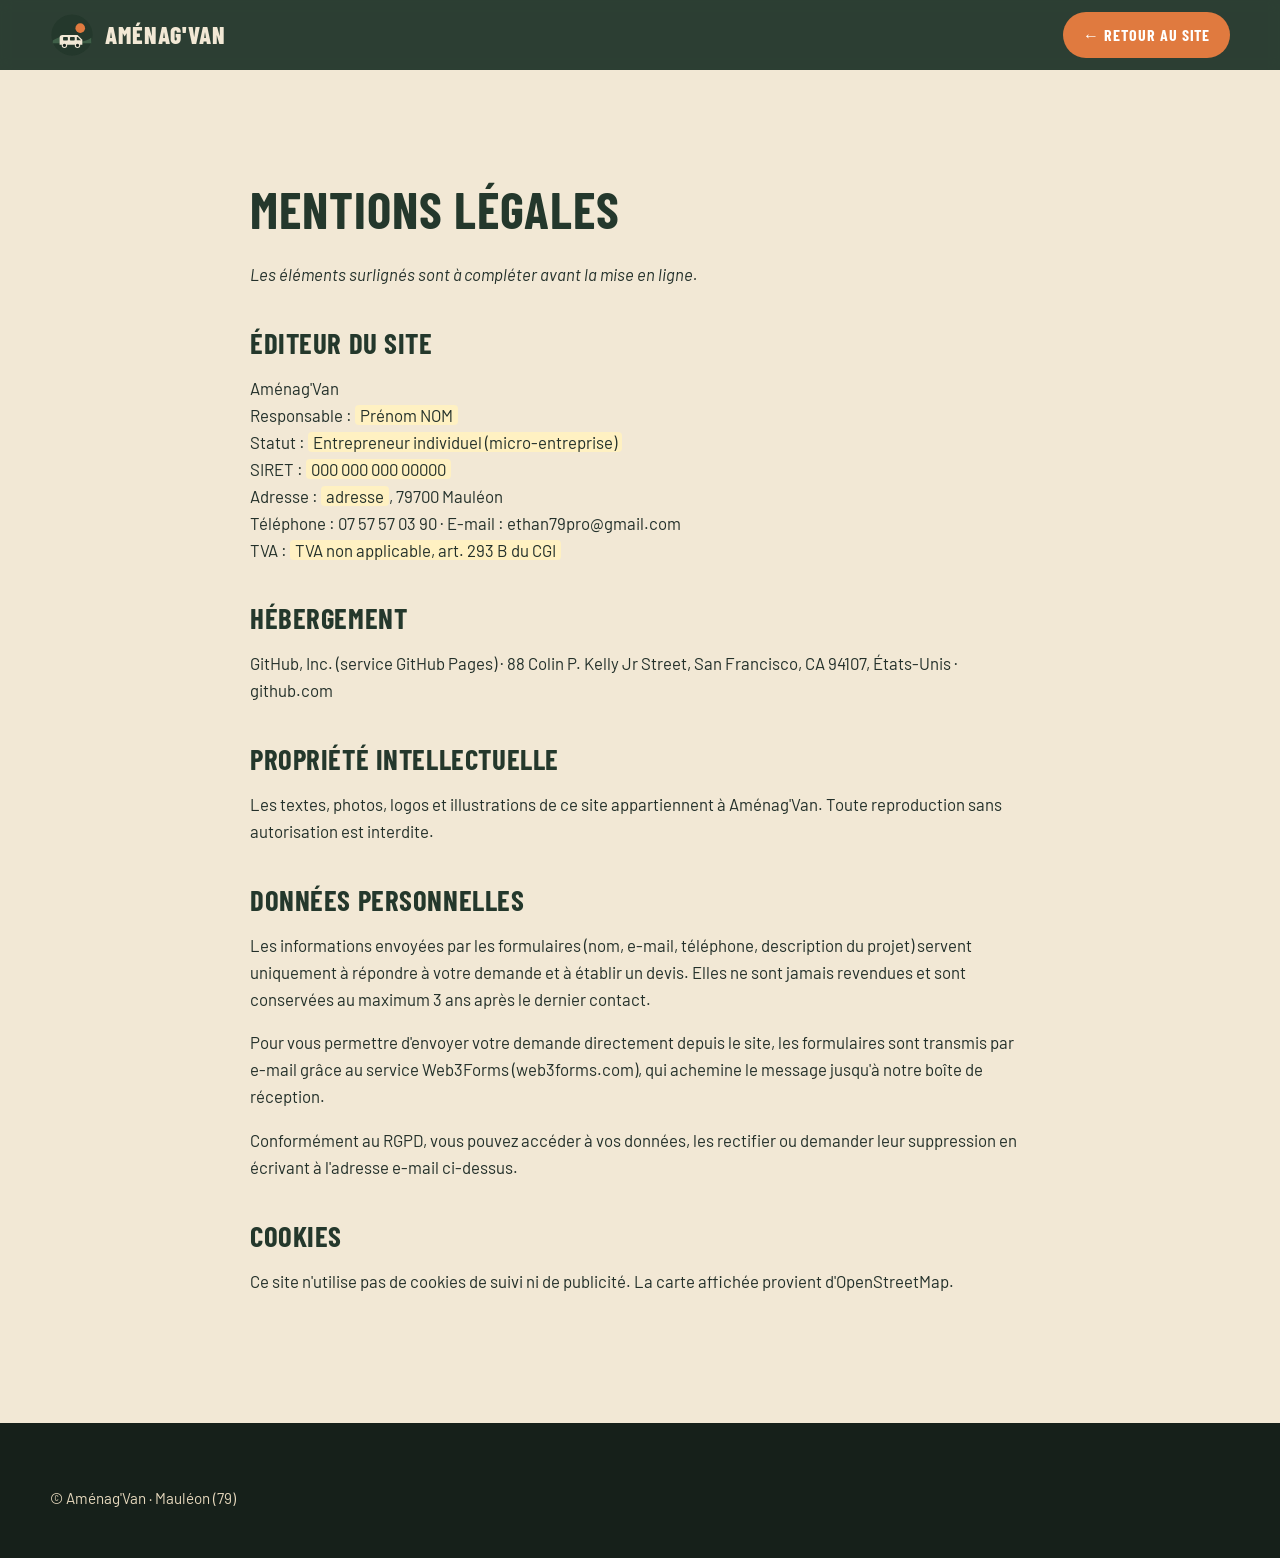
<file: mentions-legales.html>
<!DOCTYPE html>
<html lang="fr">
<head>
  <meta charset="UTF-8">
  <meta name="viewport" content="width=device-width, initial-scale=1">
  <title>Mentions légales — Aménag'Van</title>
  <meta name="robots" content="noindex">
  <link rel="icon" href="assets/logo.svg" type="image/svg+xml">
  <link rel="preconnect" href="https://fonts.googleapis.com">
  <link rel="preconnect" href="https://fonts.gstatic.com" crossorigin>
  <link href="https://fonts.googleapis.com/css2?family=Barlow:wght@400;500;600;700&family=Barlow+Condensed:wght@600;700;800&display=swap" rel="stylesheet">
  <link rel="stylesheet" href="css/style.css?v=10">
</head>
<body>
<header class="entete">
  <div class="container">
    <a href="index.html" class="marque"><img src="assets/logo.svg" alt=""><span>Aménag'Van</span></a>
    <a href="index.html" class="btn btn--soleil" style="padding:.5rem 1.1rem;font-size:1rem">← Retour au site</a>
  </div>
</header>

<main class="section">
  <div class="container page-texte">
    <h1 style="font-size:clamp(2.2rem,5vw,3.2rem);color:var(--foret)">Mentions légales</h1>
    <p><em>Les éléments surlignés sont à compléter avant la mise en ligne.</em></p>

    <h2>Éditeur du site</h2>
    <p>
      Aménag'Van<br>
      Responsable : <span class="a-remplir">Prénom NOM</span><br>
      Statut : <span class="a-remplir">Entrepreneur individuel (micro-entreprise)</span><br>
      SIRET : <span class="a-remplir">000 000 000 00000</span><br>
      Adresse : <span class="a-remplir">adresse</span>, 79700 Mauléon<br>
      Téléphone : 07 57 57 03 90 · E-mail : ethan79pro@gmail.com<br>
      TVA : <span class="a-remplir">TVA non applicable, art. 293 B du CGI</span>
    </p>

    <h2>Hébergement</h2>
    <p>GitHub, Inc. (service GitHub Pages) · 88 Colin P. Kelly Jr Street, San Francisco, CA 94107, États-Unis · github.com</p>

    <h2>Propriété intellectuelle</h2>
    <p>Les textes, photos, logos et illustrations de ce site appartiennent à Aménag'Van. Toute reproduction sans autorisation est interdite.</p>

    <h2>Données personnelles</h2>
    <p>Les informations envoyées par les formulaires (nom, e-mail, téléphone, description du projet) servent uniquement à répondre à votre demande et à établir un devis. Elles ne sont jamais revendues et sont conservées au maximum 3 ans après le dernier contact.</p>
    <p>Pour vous permettre d'envoyer votre demande directement depuis le site, les formulaires sont transmis par e-mail grâce au service Web3Forms (web3forms.com), qui achemine le message jusqu'à notre boîte de réception.</p>
    <p>Conformément au RGPD, vous pouvez accéder à vos données, les rectifier ou demander leur suppression en écrivant à l'adresse e-mail ci-dessus.</p>

    <h2>Cookies</h2>
    <p>Ce site n'utilise pas de cookies de suivi ni de publicité. La carte affichée provient d'OpenStreetMap.</p>
  </div>
</main>

<footer class="pied">
  <div class="container"><p>© Aménag'Van · Mauléon (79)</p></div>
</footer>
</body>
</html>
</file>
<file: css/style.css>
/* ==========================================================
   Aménag'Van — feuille de style
   Ambiance : aventure / outdoor (bocage, coucher de soleil)
   ========================================================== */

:root {
  --foret: #24382c;
  --foret-2: #3f5f48;
  --mousse: #7d9471;
  --sable: #f2e8d5;
  --sable-2: #e6d8bd;
  --soleil: #e07a3f;
  --soleil-2: #c8612a;
  --nuit: #16201a;
  --texte: #23302a;
  --gris: #5d6b62;

  --radius: 14px;
  --ombre: 0 10px 30px rgba(22, 32, 26, 0.12);
  --max: 1180px;

  --f-titre: "Barlow Condensed", "Arial Narrow", sans-serif;
  --f-texte: "Barlow", system-ui, sans-serif;
}

* { box-sizing: border-box; }
html { scroll-behavior: smooth; scroll-padding-top: 80px; }
body {
  margin: 0;
  font-family: var(--f-texte);
  font-size: 1.05rem;
  line-height: 1.6;
  color: var(--texte);
  background: var(--sable);
}
img, svg { max-width: 100%; display: block; }
a { color: inherit; }

h1, h2, h3 {
  font-family: var(--f-titre);
  text-transform: uppercase;
  letter-spacing: 0.02em;
  line-height: 1.05;
  margin: 0 0 0.5em;
}
h2 { font-size: clamp(2rem, 4.5vw, 3rem); color: var(--foret); }
h3 { font-size: 1.45rem; }

.container { width: min(100% - 2.5rem, var(--max)); margin-inline: auto; }
.section { padding: clamp(4rem, 9vw, 7rem) 0; }
.section--sombre { background: var(--foret); color: var(--sable); }
.section--sombre h2 { color: var(--sable); }
.section--claire { background: #fbf6ec; }

.surtitre {
  display: inline-block;
  font-family: var(--f-titre);
  font-weight: 600;
  text-transform: uppercase;
  letter-spacing: 0.15em;
  font-size: 0.9rem;
  color: var(--soleil-2);
  margin-bottom: 0.6rem;
}
.section--sombre .surtitre { color: var(--soleil); }
.intro { max-width: 640px; color: var(--gris); margin: 0 0 2.5rem; }
.section--sombre .intro { color: var(--sable-2); }

/* ---------- Boutons ---------- */
.btn {
  display: inline-flex; align-items: center; gap: 0.5rem;
  font-family: var(--f-titre); font-weight: 700; font-size: 1.1rem;
  text-transform: uppercase; letter-spacing: 0.06em; text-decoration: none;
  padding: 0.85rem 1.6rem; border-radius: 999px; border: 2px solid transparent; white-space: nowrap;
  cursor: pointer; transition: transform .15s, background .15s, color .15s;
}
.btn:hover { transform: translateY(-2px); }
.btn--soleil { background: var(--soleil); color: #fff; }
.btn--soleil:hover { background: var(--soleil-2); }
.btn--contour { border-color: currentColor; color: var(--sable); background: transparent; }
.btn--contour:hover { background: var(--sable); color: var(--foret); }

/* ---------- En-tête ---------- */
.entete {
  position: sticky; top: 0; z-index: 50;
  background: rgba(36, 56, 44, 0.96);
  backdrop-filter: blur(6px);
  color: var(--sable);
}
.entete .container { display: flex; align-items: center; justify-content: space-between; height: 70px; }
.marque { display: flex; align-items: center; gap: 0.7rem; text-decoration: none; }
.marque img { width: 44px; height: 44px; }
.marque span {
  font-family: var(--f-titre); font-weight: 800; font-size: 1.5rem;
  text-transform: uppercase; letter-spacing: 0.04em;
}
.nav ul { list-style: none; display: flex; gap: 1.6rem; margin: 0; padding: 0; align-items: center; }
.nav a { text-decoration: none; font-weight: 500; opacity: .9; }
.nav a:hover { opacity: 1; color: var(--soleil); }
.nav .btn { padding: 0.5rem 1.1rem; font-size: 1rem; opacity: 1; }
.nav .btn:hover { color: #fff; }
.burger { display: none; background: none; border: 0; color: var(--sable); font-size: 1.8rem; cursor: pointer; }

/* ---------- Héro ---------- */
.hero {
  position: relative; overflow: hidden;
  background: linear-gradient(180deg, #f6c58f 0%, #efa66d 40%, #d9784a 75%, #a85a3d 100%);
  color: var(--nuit);
}
.hero .container {
  position: relative; z-index: 2;
  min-height: min(88vh, 760px);
  display: flex; flex-direction: column; justify-content: center;
  padding: 5rem 0 14rem;
}
.hero h1 { font-size: clamp(3rem, 9vw, 6.5rem); color: var(--nuit); max-width: 12ch; }
.hero h1 em { font-style: normal; color: #fff; }
.hero p { font-size: 1.25rem; max-width: 560px; margin: 0 0 2rem; font-weight: 500; }
.hero .btns { display: flex; flex-wrap: wrap; gap: 1rem; }
.hero .btn--contour { color: var(--nuit); }
.hero .btn--contour:hover { background: var(--nuit); color: var(--sable); }
.hero__paysage { position: absolute; inset: auto 0 0 0; z-index: 1; width: 100%; height: auto; }
.badge-lieu {
  display: inline-flex; align-items: center; gap: .4rem;
  background: rgba(22,32,26,.85); color: var(--sable);
  padding: .35rem .9rem; border-radius: 999px; font-weight: 600; font-size: .95rem;
  margin-bottom: 1.2rem; width: fit-content;
}

/* ---------- Bandeau atouts ---------- */
.atouts { background: var(--nuit); color: var(--sable); }
.atouts ul {
  list-style: none; margin: 0; padding: 1.4rem 0;
  display: grid; grid-template-columns: repeat(4, 1fr); gap: 1rem;
}
.atouts li { display: flex; align-items: center; gap: .7rem; font-weight: 600; }
.atouts li span { font-size: 1.5rem; }

/* ---------- Services ---------- */
.grille-services { display: grid; grid-template-columns: repeat(auto-fill, minmax(260px, 1fr)); gap: 1.4rem; }
.carte {
  background: #fff; border-radius: var(--radius); padding: 1.8rem;
  box-shadow: var(--ombre); border-top: 5px solid var(--mousse);
  transition: transform .2s;
}
.carte:hover { transform: translateY(-4px); }
.carte .ico {
  width: 54px; height: 54px; border-radius: 12px; display: grid; place-items: center;
  background: var(--sable); font-size: 1.7rem; margin-bottom: 1rem;
}
.carte h3 { color: var(--foret); }
.carte p { color: var(--gris); margin: 0 0 .8rem; }
.carte ul { margin: 0; padding-left: 1.1rem; color: var(--texte); font-size: .97rem; }
.carte--vedette { border-top-color: var(--soleil); }

/* ---------- Étapes ---------- */
.etapes { display: grid; grid-template-columns: repeat(4, 1fr); gap: 1.5rem; counter-reset: etape; }
.etape { position: relative; padding-top: 3.6rem; }
.etape::before {
  counter-increment: etape; content: counter(etape, decimal-leading-zero);
  position: absolute; top: 0; left: 0;
  font-family: var(--f-titre); font-weight: 800; font-size: 3rem; color: var(--soleil); line-height: 1;
}
.etape h3 { color: var(--sable); }
.etape p { color: var(--sable-2); margin: 0; }

/* ---------- Galerie ---------- */
.galerie { display: grid; grid-template-columns: repeat(3, 1fr); gap: 1rem; }
.galerie figure {
  margin: 0; border-radius: var(--radius); overflow: hidden; position: relative;
  aspect-ratio: 4 / 3; background: var(--foret-2);
}
.galerie figure:first-child { grid-column: span 2; grid-row: span 2; aspect-ratio: auto; }
.galerie img { width: 100%; height: 100%; object-fit: cover; }
.galerie .vide {
  width: 100%; height: 100%; display: grid; place-items: center; text-align: center;
  color: var(--sable); padding: 1rem;
  background:
    repeating-linear-gradient(45deg, rgba(255,255,255,.04) 0 12px, transparent 12px 24px),
    linear-gradient(160deg, var(--foret-2), var(--foret));
}
.galerie .vide strong { display: block; font-family: var(--f-titre); text-transform: uppercase; font-size: 1.3rem; }
.galerie figcaption {
  position: absolute; left: 0; right: 0; bottom: 0; padding: .7rem 1rem;
  background: linear-gradient(transparent, rgba(0,0,0,.7)); color: #fff; font-weight: 600;
}

/* ---------- Tarifs ---------- */
.tarifs { width: 100%; border-collapse: collapse; background: #fff; border-radius: var(--radius); overflow: hidden; box-shadow: var(--ombre); }
.tarifs th, .tarifs td { padding: 1rem 1.3rem; text-align: left; border-bottom: 1px solid var(--sable-2); }
.tarifs thead th { background: var(--foret); color: var(--sable); font-family: var(--f-titre); text-transform: uppercase; letter-spacing: .05em; font-size: 1.05rem; }
.tarifs td { vertical-align: top; }
.tarifs td:first-child { font-weight: 600; }
.tarifs td:nth-child(n+2) { white-space: nowrap; }
.tarifs td:nth-child(3) { font-weight: 700; color: var(--soleil-2); }
.tarifs tbody tr:hover { background: #fbf6ec; }
.tarifs tbody tr:last-child { background: #fff4ec; }
.tarifs small { display: block; color: var(--gris); font-weight: 400; font-size: .88rem; }
.principe-tarif { display: grid; grid-template-columns: repeat(3, 1fr); gap: 1rem; margin-bottom: 2rem; }
.principe-tarif div { background: #fff; border-radius: var(--radius); padding: 1.2rem 1.4rem; box-shadow: var(--ombre); border-left: 5px solid var(--soleil); }
.principe-tarif b { display: block; font-family: var(--f-titre); font-size: 2.2rem; line-height: 1; color: var(--foret); }
.principe-tarif span { color: var(--gris); }
.note { margin-top: 1.2rem; color: var(--gris); font-size: .95rem; }

/* ---------- Avis ---------- */
.avis-vide {
  display: grid; grid-template-columns: 1.2fr 1fr; gap: 2rem; align-items: center;
  background: rgba(255,255,255,.06); border: 1px dashed rgba(242,232,213,.35);
  border-radius: var(--radius); padding: 2.2rem;
}
.etoiles { color: var(--soleil); font-size: 1.6rem; letter-spacing: .2em; }
.liste-avis { display: grid; grid-template-columns: repeat(auto-fill, minmax(280px, 1fr)); gap: 1.2rem; margin-top: 2rem; }
.avis { background: rgba(255,255,255,.08); border-radius: var(--radius); padding: 1.5rem; }
.avis p { margin: .5rem 0 .8rem; }
.avis cite { font-style: normal; font-weight: 700; color: var(--soleil); }

/* ---------- Formulaires ---------- */
.devis-grille { display: grid; grid-template-columns: 1fr 1.5fr; gap: 3rem; align-items: start; }
.infos-contact { list-style: none; padding: 0; margin: 2rem 0 0; display: grid; gap: 1rem; }
.infos-contact li { display: flex; gap: .8rem; align-items: flex-start; }
.infos-contact span { font-size: 1.4rem; }
.infos-contact strong { display: block; font-family: var(--f-titre); text-transform: uppercase; letter-spacing: .05em; }

form.formulaire {
  background: #fff; border-radius: var(--radius); padding: 2rem; box-shadow: var(--ombre);
  display: grid; grid-template-columns: 1fr 1fr; gap: 1rem 1.2rem;
}
.champ { display: flex; flex-direction: column; gap: .35rem; }
.champ--large { grid-column: 1 / -1; }
.champ label, fieldset legend { font-weight: 600; font-size: .95rem; }
.champ input, .champ select, .champ textarea {
  font: inherit; padding: .75rem .9rem; border: 2px solid var(--sable-2); border-radius: 10px;
  background: #fffdf8; color: var(--texte);
}
.champ input:focus, .champ select:focus, .champ textarea:focus { outline: none; border-color: var(--mousse); }
.champ textarea { min-height: 130px; resize: vertical; }
fieldset { grid-column: 1 / -1; border: 0; padding: 0; margin: 0; }
.cases { display: grid; grid-template-columns: repeat(auto-fill, minmax(170px, 1fr)); gap: .5rem; margin-top: .5rem; }
.cases label {
  display: flex; align-items: center; gap: .5rem; cursor: pointer;
  padding: .55rem .75rem; border: 2px solid var(--sable-2); border-radius: 10px; font-size: .95rem;
}
.cases input { accent-color: var(--soleil); }
.cases label:has(input:checked) { border-color: var(--soleil); background: #fff4ec; }
.formulaire .btn { grid-column: 1 / -1; justify-self: start; }
.message-form { grid-column: 1 / -1; margin: 0; font-weight: 600; }
.message-form.ok { color: var(--foret-2); }
.message-form.erreur { color: #b3261e; }
.mention-rgpd { grid-column: 1 / -1; font-size: .85rem; color: var(--gris); margin: 0; }

/* ---------- Zone ---------- */
.zone { display: grid; grid-template-columns: 1fr 1fr; gap: 3rem; align-items: center; }
.zone iframe { width: 100%; height: 340px; border: 0; border-radius: var(--radius); box-shadow: var(--ombre); }
.villes { display: flex; flex-wrap: wrap; gap: .5rem; padding: 0; list-style: none; }
.villes li { background: #fff; padding: .35rem .85rem; border-radius: 999px; font-weight: 500; font-size: .95rem; }

/* ---------- Pied de page ---------- */
.pied { background: var(--nuit); color: var(--sable-2); padding: 3rem 0 2rem; font-size: .95rem; }
.pied .container { display: flex; flex-wrap: wrap; justify-content: space-between; gap: 1.5rem; align-items: center; }
.pied a { color: var(--sable); }

/* ---------- Page simple (mentions légales) ---------- */
.page-texte { max-width: 780px; }
.page-texte h2 { font-size: 1.8rem; margin-top: 2.5rem; }
.a-remplir { background: #fff1c2; padding: 0 .3rem; border-radius: 4px; }

/* ---------- Responsive ---------- */
@media (max-width: 900px) {
  .atouts ul { grid-template-columns: 1fr 1fr; }
  .etapes { grid-template-columns: 1fr 1fr; }
  .devis-grille, .zone, .avis-vide { grid-template-columns: 1fr; }
  .galerie { grid-template-columns: 1fr 1fr; }
}
@media (max-width: 1080px) {
  .burger { display: block; }
  .nav { position: absolute; top: 70px; left: 0; right: 0; background: var(--foret); display: none; box-shadow: 0 10px 20px rgba(0,0,0,.2); }
  .nav.ouvert { display: block; }
  .nav ul { flex-direction: column; align-items: flex-start; padding: 1.2rem 1.5rem 1.5rem; gap: 1rem; }
}
@media (max-width: 760px) {
  form.formulaire { grid-template-columns: 1fr; padding: 1.4rem; }
  .principe-tarif { grid-template-columns: 1fr; }
  /* Tableau des tarifs en cartes */
  .tarifs, .tarifs tbody, .tarifs tr, .tarifs td { display: block; width: 100%; }
  .tarifs thead { display: none; }
  .tarifs tr { padding: .9rem 1rem; border-bottom: 1px solid var(--sable-2); }
  .tarifs td { padding: .15rem 0; border: 0; display: flex; justify-content: space-between; gap: 1rem; white-space: normal !important; }
  .tarifs td:first-child { display: block; margin-bottom: .4rem; }
  .tarifs td[data-label]::before { content: attr(data-label); color: var(--gris); font-weight: 500; }
}
@media (max-width: 520px) {
  .marque span { font-size: 1.2rem; white-space: nowrap; }
  .marque img { width: 36px; height: 36px; }
  .entete .btn { white-space: nowrap; font-size: .9rem; padding: .45rem .8rem; }
  .etapes, .galerie { grid-template-columns: 1fr; }
  .galerie figure:first-child { grid-column: auto; grid-row: auto; aspect-ratio: 4/3; }
  .atouts ul { grid-template-columns: 1fr; }
}
</file>
<file: gestion/app.css>
:root {
  --vert: #1f4d3a;
  --vert-clair: #e8f0ec;
  --orange: #e07a3a;
  --sable: #f6f1e7;
  --texte: #1d2420;
  --gris: #6b736e;
  --bord: #d9dcd6;
  --rouge: #b3261e;
  --rayon: 10px;
  font-family: system-ui, -apple-system, "Segoe UI", Roboto, sans-serif;
  color: var(--texte);
  background: var(--sable);
}
* { box-sizing: border-box; }
body { margin: 0; }
button, input, select, textarea { font: inherit; }
/* 16 px minimum : évite le zoom automatique de l'iPhone/iPad sur les champs */
input, select, textarea { font-size: max(16px, 1em); }
html { -webkit-text-size-adjust: 100%; }

.barre {
  position: sticky; top: 0; z-index: 5;
  display: flex; flex-wrap: wrap; align-items: center; gap: .5rem 1.5rem;
  padding: .75rem 1.25rem; background: var(--vert); color: #fff;
  padding-top: calc(.75rem + env(safe-area-inset-top));
  padding-left: calc(1.25rem + env(safe-area-inset-left));
  padding-right: calc(1.25rem + env(safe-area-inset-right));
}
.marque { font-weight: 700; font-size: 1.15rem; }
.beta { font-weight: 400; font-size: .8rem; opacity: .75; margin-left: .3rem; }
#menu { display: flex; flex-wrap: wrap; gap: .25rem; }
#menu button {
  display: inline-flex; align-items: center; gap: .4rem;
  background: transparent; color: #fff; border: 0; padding: .5rem .85rem;
  border-radius: 999px; cursor: pointer; min-height: 40px;
  -webkit-tap-highlight-color: transparent;
}
#menu svg { width: 18px; height: 18px; fill: none; stroke: currentColor; stroke-width: 2; stroke-linecap: round; stroke-linejoin: round; flex: none; }
#menu .court { display: none; }
#menu button { position: relative; }
.compteur {
  min-width: 1.25rem; height: 1.25rem; padding: 0 .3rem; border-radius: 999px;
  background: var(--orange); color: #fff; font-size: .72rem; font-weight: 700;
  display: inline-flex; align-items: center; justify-content: center; line-height: 1;
}
.compteur[hidden] { display: none; }

/* Demandes du site */
.cartes-demandes { display: grid; grid-template-columns: repeat(auto-fill, minmax(280px, 1fr)); gap: .75rem; }
.demande { cursor: pointer; display: flex; flex-direction: column; gap: .3rem; }
.demande:hover { border-color: var(--vert); }
.demande .entete { gap: .5rem; flex-wrap: nowrap; }
.demande .extrait { margin: .2rem 0 0; color: var(--texte); display: -webkit-box; -webkit-line-clamp: 3; -webkit-box-orient: vertical; overflow: hidden; }
.details { display: grid; grid-template-columns: minmax(130px, max-content) 1fr; gap: .45rem 1rem; margin: 0; }
.details dt { color: var(--gris); font-size: .9rem; }
.details dd { margin: 0; white-space: pre-wrap; overflow-wrap: anywhere; }
a.alerte.nouvelles { display: block; text-decoration: none; color: inherit; background: #e8f0ec; border-color: #9fc3ae; }
.etapes { padding-left: 1.2rem; line-height: 1.5; }
.etapes li { margin-bottom: .5rem; }
.etapes textarea { width: 100%; font-family: ui-monospace, Consolas, monospace; font-size: 12px; margin: .4rem 0; }
details summary { cursor: pointer; font-weight: 600; color: var(--vert); }
.plein { grid-column: 1 / -1; }
#menu button:hover { background: rgba(255,255,255,.12); }
#menu button.actif { background: #fff; color: var(--vert); font-weight: 600; }

main { max-width: 1100px; margin: 0 auto; padding: 1.25rem; }
h1 { font-size: 1.5rem; margin: .25rem 0 1rem; }
h2 { font-size: 1.1rem; margin: 1.5rem 0 .6rem; }

.entete { display: flex; flex-wrap: wrap; justify-content: space-between; align-items: center; gap: .75rem; }
.carte {
  background: #fff; border: 1px solid var(--bord); border-radius: var(--rayon);
  padding: 1rem 1.1rem;
}
.tuiles { display: grid; grid-template-columns: repeat(auto-fit, minmax(190px, 1fr)); gap: .75rem; }
.tuile .valeur { font-size: 1.6rem; font-weight: 700; margin-top: .2rem; font-variant-numeric: tabular-nums; }
.tuile .libelle { color: var(--gris); font-size: .9rem; }

.btn {
  display: inline-flex; align-items: center; gap: .35rem;
  background: var(--vert); color: #fff; border: 1px solid var(--vert);
  padding: .5rem .9rem; border-radius: 8px; cursor: pointer; text-decoration: none;
}
.btn:hover { filter: brightness(1.1); }
.btn.secondaire { background: #fff; color: var(--vert); }
.btn.danger { background: #fff; color: var(--rouge); border-color: var(--rouge); }
.btn.petit { padding: .25rem .55rem; font-size: .85rem; }
.btn:disabled { opacity: .5; cursor: not-allowed; }

table.liste { width: 100%; border-collapse: collapse; background: #fff; border-radius: var(--rayon); overflow: hidden; border: 1px solid var(--bord); }
.liste th, .liste td { padding: .6rem .7rem; text-align: left; border-bottom: 1px solid var(--bord); vertical-align: top; }
.liste th { background: var(--vert-clair); font-size: .85rem; color: var(--vert); }
.liste tr:last-child td { border-bottom: 0; }
.liste td.num, .liste th.num { text-align: right; font-variant-numeric: tabular-nums; white-space: nowrap; }
.liste tbody tr.cliquable { cursor: pointer; }
.liste tbody tr.cliquable:hover { background: #fafaf6; }
.vide { color: var(--gris); text-align: center; padding: 2rem 1rem; }
.actions { display: flex; flex-wrap: wrap; gap: .35rem; justify-content: flex-end; }

.pastille { display: inline-block; padding: .1rem .55rem; border-radius: 999px; font-size: .8rem; background: #eee; white-space: nowrap; }
.pastille.brouillon { background: #eceae4; }
.pastille.envoye { background: #fdecc8; color: #7a4b00; }
.pastille.accepte, .pastille.payee { background: #d6efdf; color: #145c32; }
.pastille.refuse { background: #f6d6d3; color: #7d1a14; }
.pastille.impayee { background: #fde2cf; color: #8a3b0c; }
.pastille.retard { background: #f6d6d3; color: #7d1a14; font-weight: 600; }

.grille { display: grid; grid-template-columns: repeat(auto-fit, minmax(220px, 1fr)); gap: .75rem 1rem; }
label { display: flex; flex-direction: column; gap: .25rem; font-size: .9rem; color: var(--gris); }
label.plein { grid-column: 1 / -1; }
input, select, textarea {
  padding: .5rem .6rem; border: 1px solid var(--bord); border-radius: 8px; background: #fff; color: var(--texte);
}
input:focus, select:focus, textarea:focus { outline: 2px solid var(--orange); outline-offset: 0; }
textarea { min-height: 70px; resize: vertical; }

.lignes { width: 100%; border-collapse: collapse; margin-top: .5rem; }
.lignes th { font-size: .8rem; color: var(--gris); text-align: left; padding: .3rem; }
.lignes td { padding: .25rem .3rem; vertical-align: top; }
.lignes input, .lignes select { width: 100%; }
.lignes .c-type { width: 190px; }
.lignes .c-qte, .lignes .c-pu { width: 95px; }
.lignes .c-total { width: 110px; text-align: right; font-variant-numeric: tabular-nums; padding-top: .7rem; }
.lignes .c-sup { width: 36px; }
.totaux { margin-top: 1rem; display: flex; flex-direction: column; align-items: flex-end; gap: .2rem; font-variant-numeric: tabular-nums; }
.totaux .grand { font-size: 1.25rem; font-weight: 700; }
.note { font-size: .85rem; color: var(--gris); }
.alerte { background: #fff4e5; border: 1px solid #f3c98b; padding: .6rem .8rem; border-radius: 8px; font-size: .9rem; margin-bottom: 1rem; }
.barre-actions { display: flex; flex-wrap: wrap; gap: .5rem; margin-top: 1.25rem; }
.recherche { max-width: 280px; }

dialog { border: 0; border-radius: var(--rayon); padding: 1.25rem; width: min(560px, 94vw); }
dialog::backdrop { background: rgba(0,0,0,.35); }


.bandeau {
  display: flex; flex-wrap: wrap; align-items: center; gap: .5rem .75rem;
  max-width: 1100px; margin: .75rem auto 0; padding: .6rem .9rem;
  background: #fff; border: 1px solid var(--bord); border-radius: var(--rayon);
}
.bandeau[hidden] { display: none; }
.bandeau span { flex: 1 1 200px; }

/* ---------- Écrans tactiles (téléphone, tablette) : cibles plus grandes ---------- */
@media (pointer: coarse) {
  .btn { min-height: 44px; padding: .6rem 1rem; }
  .btn.petit { min-height: 40px; padding: .4rem .8rem; }
  .liste th, .liste td { padding: .8rem .75rem; }
  input, select, textarea { min-height: 44px; }
  .lignes .c-sup .btn { min-width: 40px; justify-content: center; }
}

/* ---------- Tablette en portrait : colonnes de lignes plus compactes ---------- */
@media (min-width: 761px) and (max-width: 960px) {
  .lignes .c-type { width: 150px; }
  .lignes .c-qte, .lignes .c-pu { width: 72px; }
  .lignes .c-total { width: 95px; }
}

/* ---------- Téléphone et tablette en portrait : menu en bas, comme une appli ---------- */
@media (max-width: 760px) {
  .barre { justify-content: center; padding-top: calc(.6rem + env(safe-area-inset-top)); padding-bottom: .6rem; }
  #menu {
    position: fixed; left: 0; right: 0; bottom: 0; z-index: 10;
    display: grid; grid-template-columns: repeat(5, 1fr); gap: 0;
    background: var(--vert); border-top: 1px solid rgba(255,255,255,.15);
    padding: .3rem env(safe-area-inset-right) calc(.3rem + env(safe-area-inset-bottom)) env(safe-area-inset-left);
  }
  #menu button {
    flex-direction: column; gap: .15rem; border-radius: 10px; margin: 0 .15rem;
    padding: .35rem .1rem; font-size: .68rem; min-height: 52px; justify-content: center;
  }
  #menu .compteur { position: absolute; top: 2px; right: calc(50% - 22px); min-width: 1.1rem; height: 1.1rem; font-size: .65rem; }
  .details { grid-template-columns: 1fr; gap: .1rem; }
  .details dd { margin-bottom: .55rem; }
  #menu svg { width: 22px; height: 22px; }
  #menu button.actif { background: rgba(255,255,255,.16); color: #fff; font-weight: 600; }
  #menu .long { display: none; }
  #menu .court { display: inline; }
  main { padding: 1rem .85rem calc(90px + env(safe-area-inset-bottom)); }
  h1 { font-size: 1.3rem; }
  .entete .actions { width: 100%; justify-content: stretch; }
  .entete .actions > * { flex: 1 1 auto; }
  .recherche { max-width: none; }
  .barre-actions .btn { flex: 1 1 auto; justify-content: center; }
  .tuile .valeur { font-size: 1.35rem; }
}

@media (max-width: 760px) {
  .lignes thead { display: none; }
  .lignes tr { display: grid; grid-template-columns: 1fr 1fr; gap: .3rem; padding: .5rem 0; border-bottom: 1px solid var(--bord); }
  .lignes td { padding: 0; width: auto !important; }
  .lignes td.c-desc, .lignes td.c-type { grid-column: 1 / -1; }
  .lignes td[data-l]::before { content: attr(data-l); display: block; font-size: .75rem; color: var(--gris); margin-bottom: .15rem; }
  .lignes td.c-total { text-align: left; padding-top: .4rem; }
  .lignes td.c-sup { justify-self: end; }
  .liste .cache-mobile { display: none; }
}

/* Tableau de bord : tuiles cliquables */
a.tuile { color: inherit; text-decoration: none; }
a.tuile:hover { border-color: var(--vert); }

/* Rendez-vous */
.liste-rdv { list-style: none; padding: 0; margin: 0; display: grid; gap: .6rem; }
.liste-rdv li { display: flex; flex-direction: column; gap: .2rem; }
.rdv-quand { display: flex; flex-wrap: wrap; gap: .5rem; align-items: center; }
h2.jour::first-letter { text-transform: uppercase; }
.liste-simple { padding-left: 1.2rem; }
.bloc-indy { display: flex; flex-wrap: wrap; gap: .6rem 1rem; align-items: center; justify-content: space-between; margin-bottom: 1rem; }
label.case { flex-direction: row; align-items: center; gap: .5rem; color: var(--texte); }
label.case input { min-height: 0; width: 20px; height: 20px; }
label[hidden] { display: none; }
.erreur { color: var(--rouge); }
.erreur:empty { display: none; }
</file>
